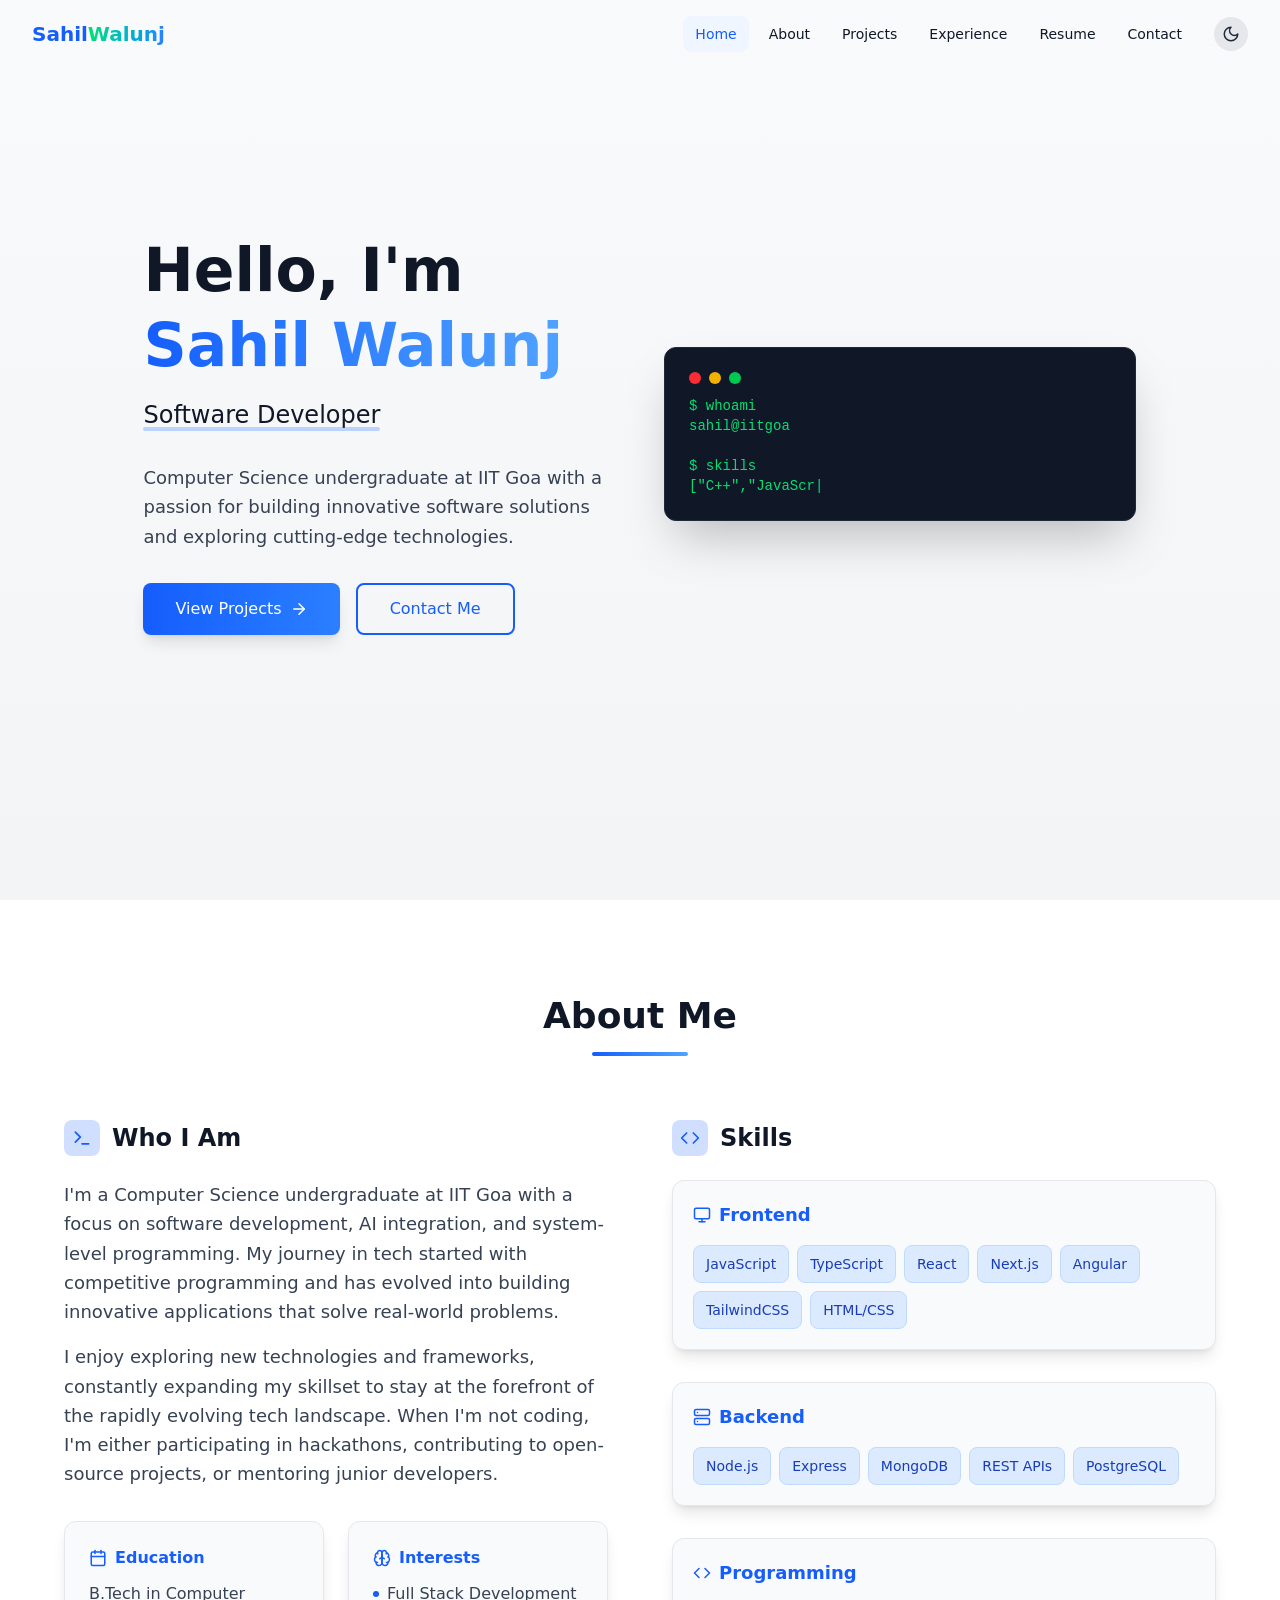
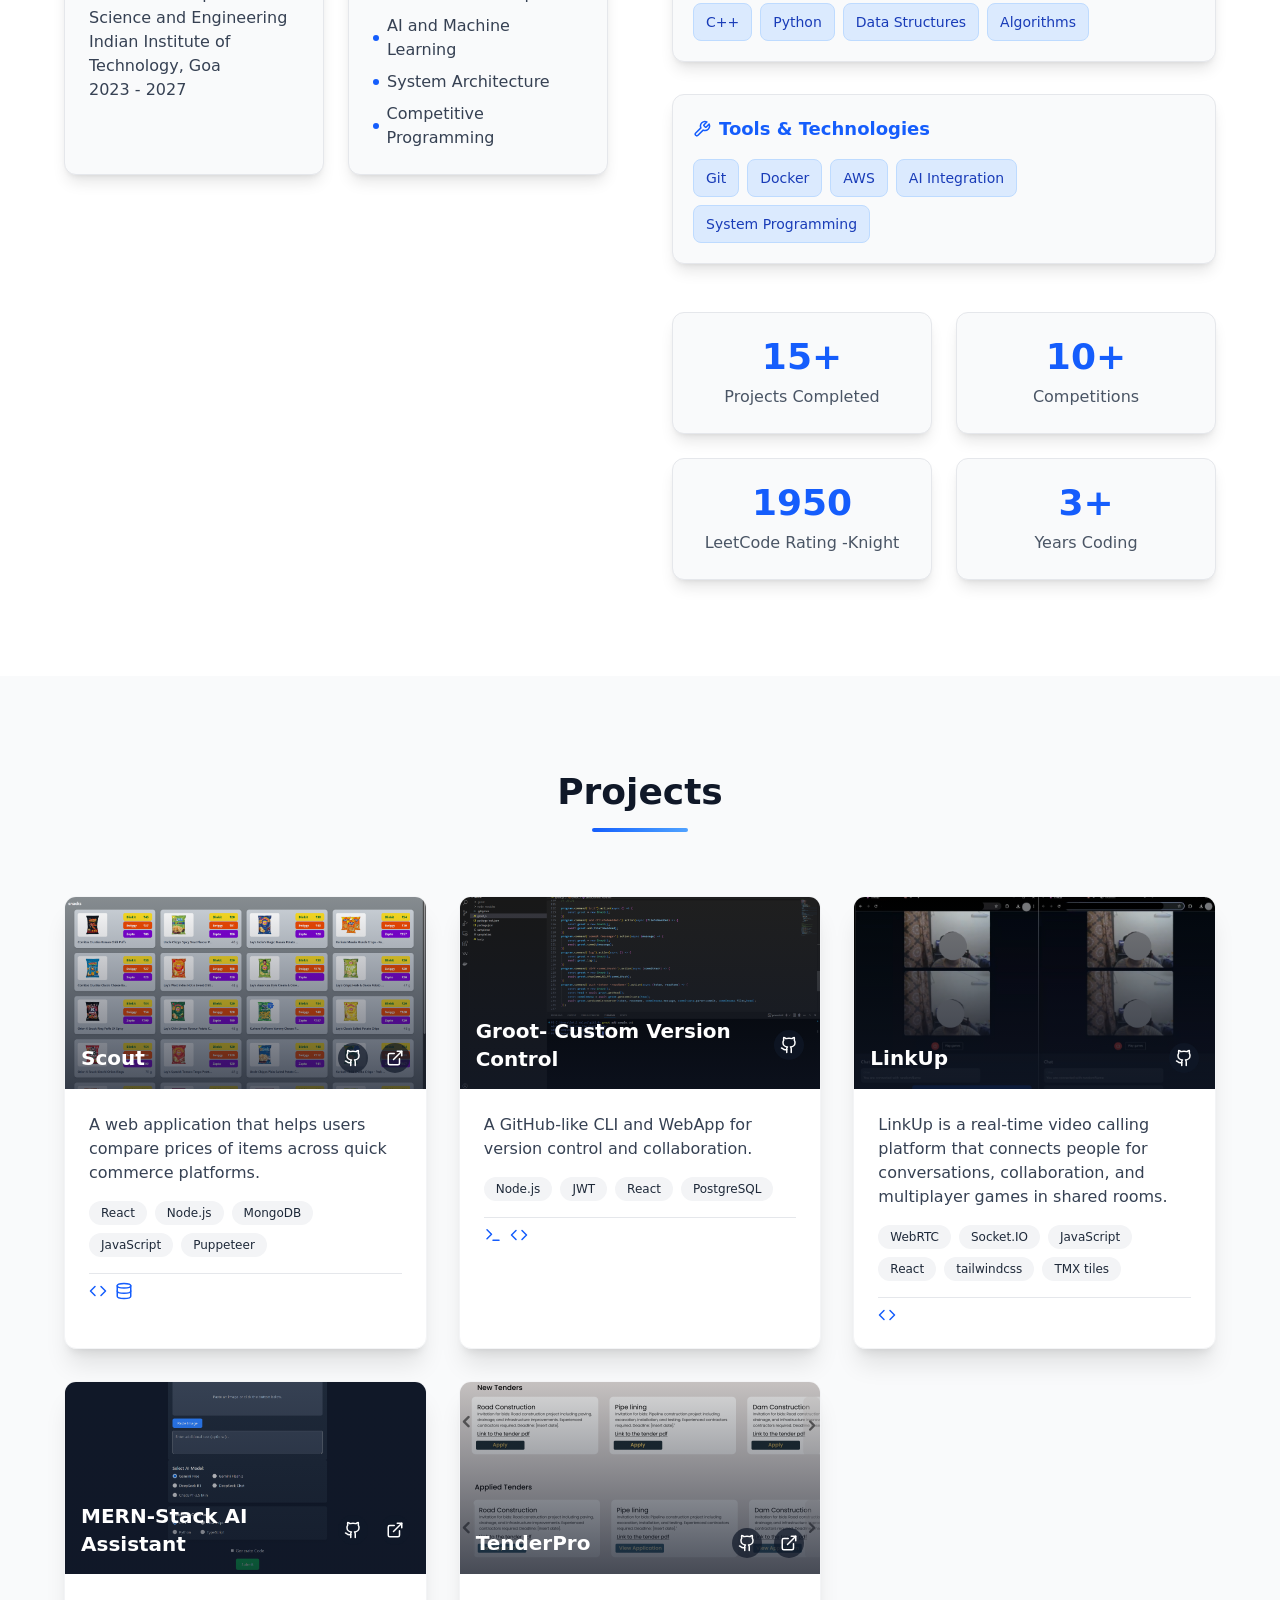
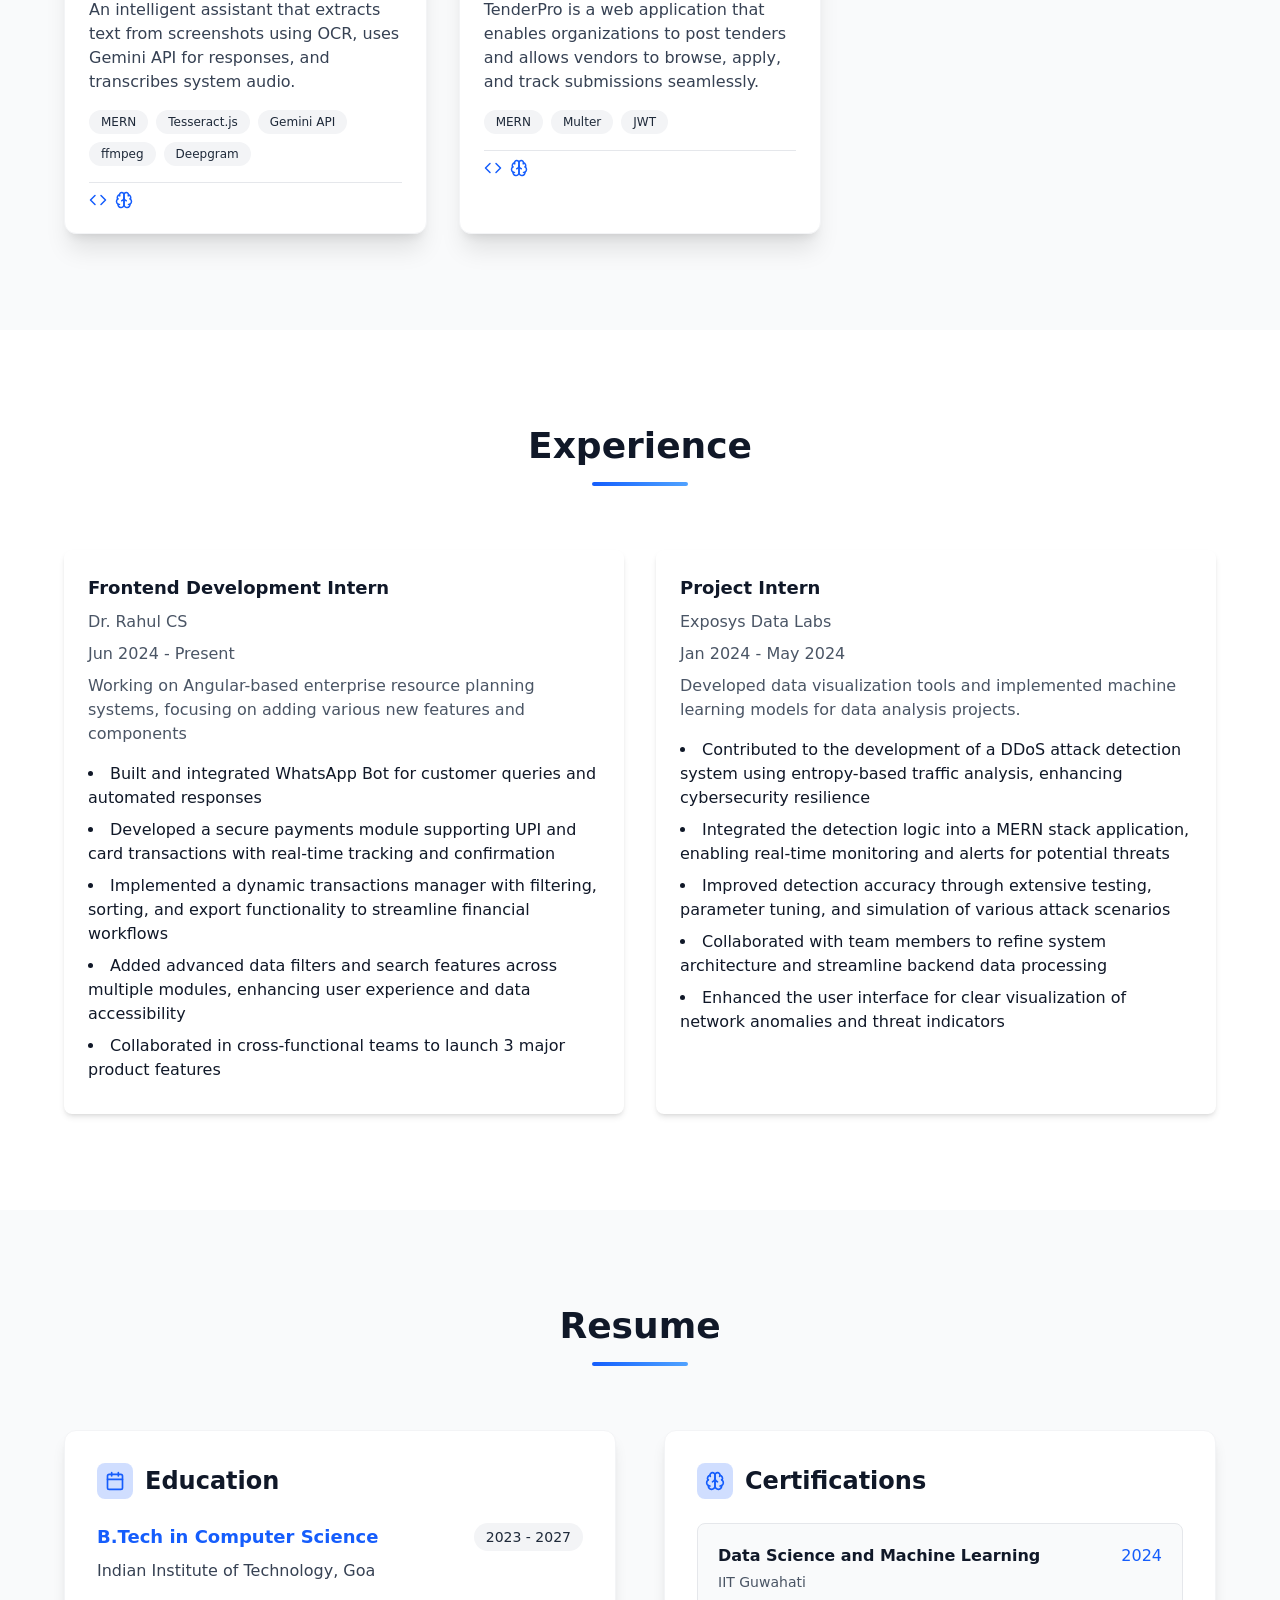
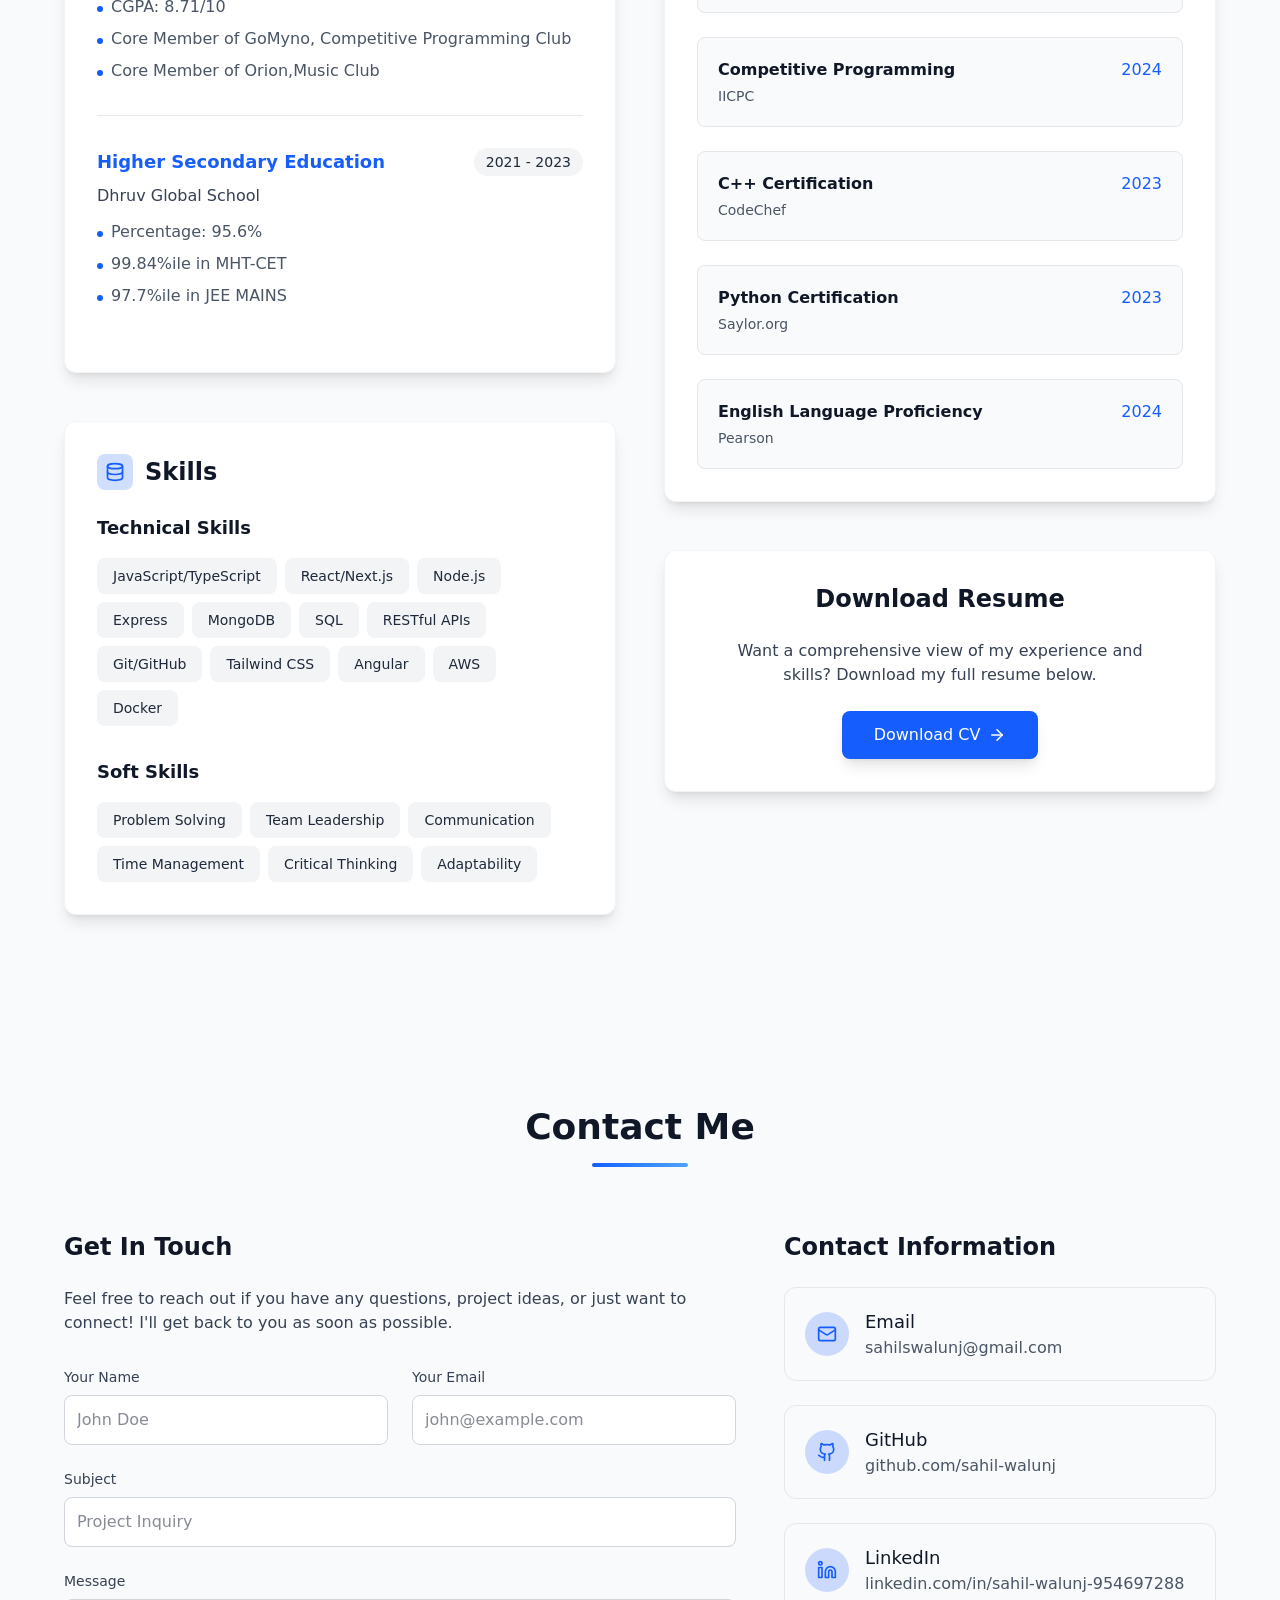
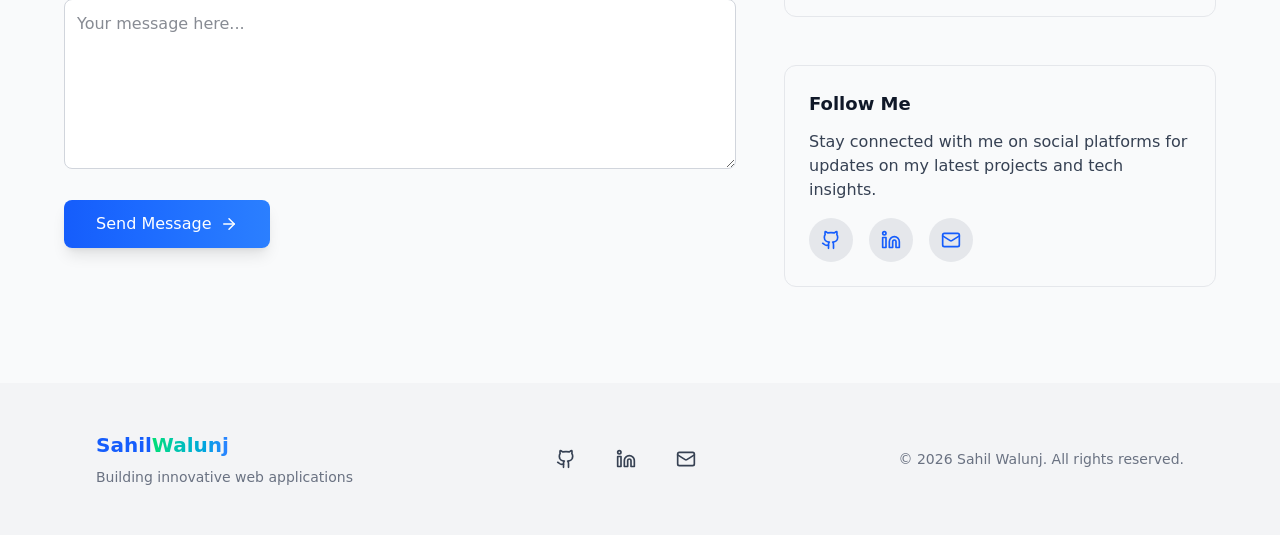
<file: index.html>
<!doctype html>
<html lang="en">
  <head>
    <meta charset="UTF-8" />
    <link rel="icon" type="image/svg+xml" href="/assets/icon-KRjBiQff.svg" />
    <meta name="viewport" content="width=device-width, initial-scale=1.0" />
    <title>Sahil Walunj</title>
    <script type="module" crossorigin src="/assets/index-B750-aiS.js"></script>
    <link rel="stylesheet" crossorigin href="/assets/index-DrWu9rO-.css">
  </head>
  <body>
    <div id="root"></div>
  </body>
</html>
</file>
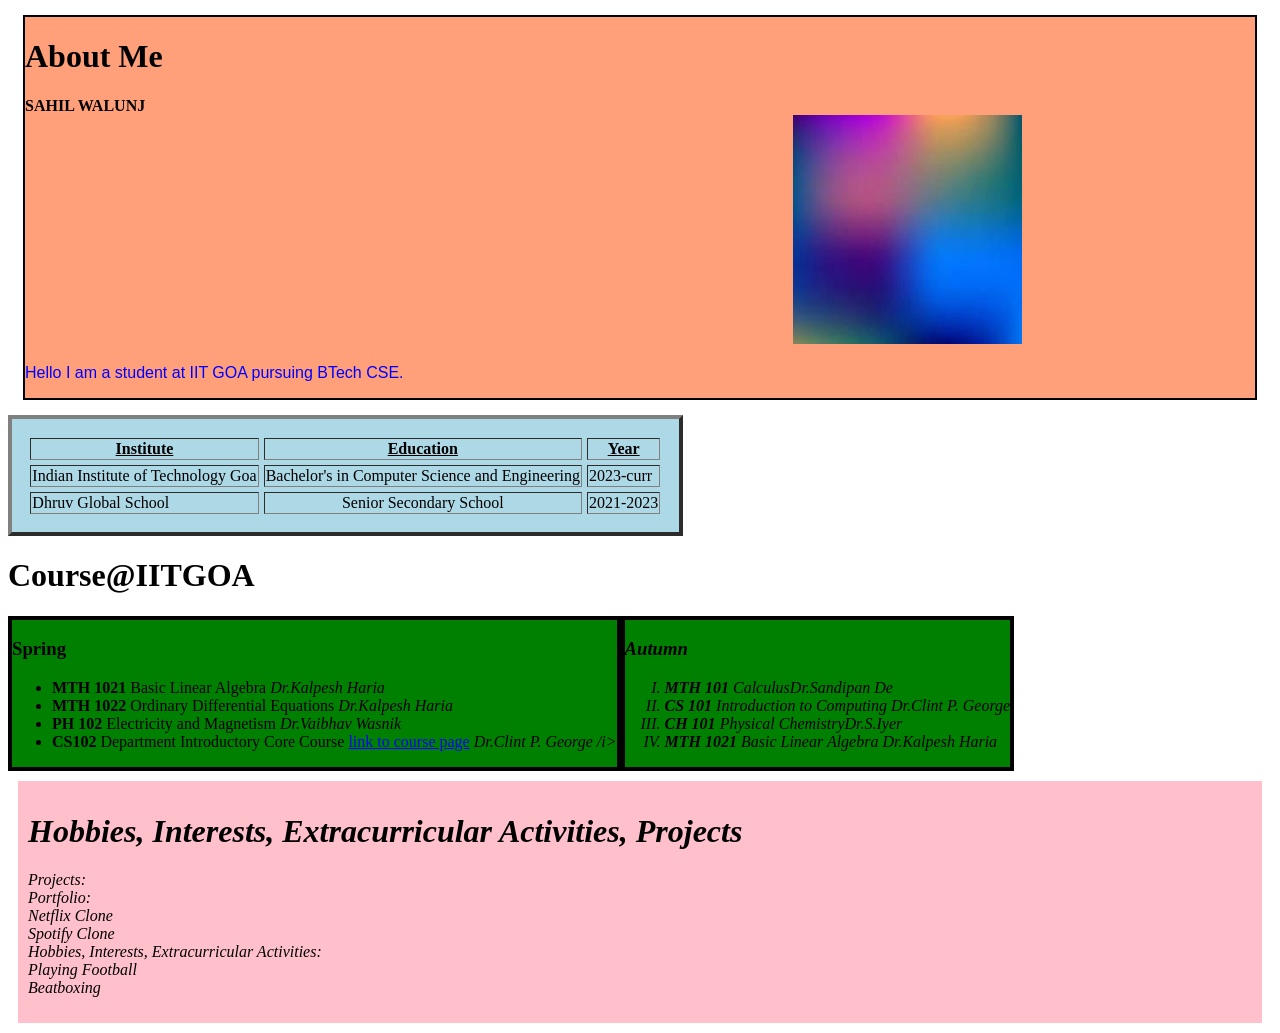
<file: CS102/main.html>
<!DOCTYPE html>
<html lang="en">

<head>
  <meta charset="UTF-8">
  <meta name="viewport" content="width=device-width, initial-scale=1.0">
  <title>Sahil Walunj</title>
  <link rel="stylesheet" href="style.css">
</head>

<body>
  <div class="aboutme">
    <h1>About Me</h1>
    <div class="name"><b>SAHIL WALUNJ</b></div>
    <div class="prophoto"><img src="bg.jpg" alt="profile photo"></div>
    <p class="paraab"> Hello I am a student at IIT GOA pursuing BTech CSE.</p>

  </div>
  <div>
    <table class="edtable" border=" 4px solid black">
      <tr>
        <th class="th1">Institute</th>
        <th class="th1">Education</th>
        <th class="th1">Year</th>
      </tr>
      <tr>
        <td class="c1">Indian Institute of Technology Goa
        </td>
        <td class="c2">
          Bachelor's in Computer Science and Engineering
        </td>
        <td class="c3">2023-curr</td>
      </tr>
      <tr>
        <td class="c1">Dhruv Global School


        </td>
        <td class="c2">
          Senior Secondary School
        </td>
        <td class="c3">2021-2023</td>
      </tr>
    </table>
  </div>


  <h1>Course@IITGOA</h1>
  <div class="courses">
    <div class="spring">
      <h3>Spring</h3>
      <ul>
        <li><b>MTH 1021</b> Basic Linear Algebra <i>Dr.Kalpesh Haria</i></li>
        <li><b>MTH 1022</b> Ordinary Differential Equations <i>Dr.Kalpesh Haria</i></li>
        <li><b>PH 102 </b> Electricity and Magnetism <i>Dr.Vaibhav Wasnik</i></li>
        <li><b>CS102 </b> Department Introductory Core Course <a
            href="https://clintpgeorge.github.io/cs-102/spring-2024/">link to course page</a> <i>Dr.Clint P. George /i>
        </li>
      </ul>
    </div>
    <div class="aut">
      <h3>Autumn</h3>
      <ol type="I">
        <li><b>MTH 101</b> Calculus<i>Dr.Sandipan De</i></li>
        <li><b> CS 101 </b>Introduction to Computing <i>Dr.Clint P. George</i></li>
        <li><b>CH 101 </b> Physical Chemistry<i>Dr.S.Iyer</i></li>
        <li><b>MTH 1021</b> Basic Linear Algebra <i>Dr.Kalpesh Haria</i></li>

      </ol>
    </div>
  </div>
  <div class="hob">
  <h1>Hobbies, Interests, Extracurricular Activities, Projects</h1>
  <p class="hobpara">


    Projects:<br>

    Portfolio:<br>
    Netflix Clone<br>
    Spotify Clone<br>

    Hobbies, Interests, Extracurricular Activities:<br>

    Playing Football<br>
    Beatboxing<br>


  </p>
  </div>

</body>

</html>
</file>
<file: CS102/style.css>
body {
  background-image: url("https://miro.medium.com/v2/resize:fit:1200/1*xMuIOwjliGUPjkzukeWKfw.jpeg");
}

.aboutme {
  border: 2pt solid black;
  margin: 15px;
  background-color: lightsalmon;
}

.name {
  font-weight: bolder;
  font-family: 'Times New Roman', Times, serif;
  display: inline;
  position: relative;
}

img {
  position: relative;
  display: inline;
  height: 172pt;
  width: 172pt;
  left: 60vw;
}

.paraab {
  font-family: sans-serif;
  color: blue;
}

.edtable {

  background-color: lightblue;
  padding: 10pt;
  border-spacing: 5px;
}

.th1 {
  text-decoration: underline;
}

.c1 {
  text-align: left;
}

.c2 {
  text-align: center;
}

.c3 {
  text-align: left;
}

.courses {
  display: flex;
  flex-direction: row;
}

.spring {
  background-color: green;
  border: 3pt solid;
}

a:visted {
  color: gray;
}

a {
  color: blue;
}

a:hover {
  color: green;
}

a:active {
  color: pink;
}

.aut {
  background-color: green;
  border: 3pt solid;
}

.hob {
  margin: 10px;
  background-color: pink;
  padding: 10px;
}
.hobpara:hover{
  color: red;
  translate: scale(1.5);
  
}
</file>
<file: assets/index-DrWu9rO-.css>
/*! tailwindcss v4.1.5 | MIT License | https://tailwindcss.com */@layer properties{@supports (((-webkit-hyphens:none)) and (not (margin-trim:inline))) or ((-moz-orient:inline) and (not (color:rgb(from red r g b)))){*,:before,:after,::backdrop{--tw-rotate-x:initial;--tw-rotate-y:initial;--tw-rotate-z:initial;--tw-skew-x:initial;--tw-skew-y:initial;--tw-space-y-reverse:0;--tw-space-x-reverse:0;--tw-border-style:solid;--tw-gradient-position:initial;--tw-gradient-from:#0000;--tw-gradient-via:#0000;--tw-gradient-to:#0000;--tw-gradient-stops:initial;--tw-gradient-via-stops:initial;--tw-gradient-from-position:0%;--tw-gradient-via-position:50%;--tw-gradient-to-position:100%;--tw-leading:initial;--tw-font-weight:initial;--tw-shadow:0 0 #0000;--tw-shadow-color:initial;--tw-shadow-alpha:100%;--tw-inset-shadow:0 0 #0000;--tw-inset-shadow-color:initial;--tw-inset-shadow-alpha:100%;--tw-ring-color:initial;--tw-ring-shadow:0 0 #0000;--tw-inset-ring-color:initial;--tw-inset-ring-shadow:0 0 #0000;--tw-ring-inset:initial;--tw-ring-offset-width:0px;--tw-ring-offset-color:#fff;--tw-ring-offset-shadow:0 0 #0000;--tw-backdrop-blur:initial;--tw-backdrop-brightness:initial;--tw-backdrop-contrast:initial;--tw-backdrop-grayscale:initial;--tw-backdrop-hue-rotate:initial;--tw-backdrop-invert:initial;--tw-backdrop-opacity:initial;--tw-backdrop-saturate:initial;--tw-backdrop-sepia:initial;--tw-duration:initial;--tw-content:"";--tw-translate-x:0;--tw-translate-y:0;--tw-translate-z:0;--tw-scale-x:1;--tw-scale-y:1;--tw-scale-z:1}}}@layer theme{:root,:host{--font-sans:ui-sans-serif,system-ui,sans-serif,"Apple Color Emoji","Segoe UI Emoji","Segoe UI Symbol","Noto Color Emoji";--font-mono:ui-monospace,SFMono-Regular,Menlo,Monaco,Consolas,"Liberation Mono","Courier New",monospace;--color-red-500:oklch(63.7% .237 25.331);--color-yellow-500:oklch(79.5% .184 86.047);--color-green-100:oklch(96.2% .044 156.743);--color-green-400:oklch(79.2% .209 151.711);--color-green-500:oklch(72.3% .219 149.579);--color-green-800:oklch(44.8% .119 151.328);--color-green-900:oklch(39.3% .095 152.535);--color-blue-50:oklch(97% .014 254.604);--color-blue-100:oklch(93.2% .032 255.585);--color-blue-200:oklch(88.2% .059 254.128);--color-blue-400:oklch(70.7% .165 254.624);--color-blue-500:oklch(62.3% .214 259.815);--color-blue-600:oklch(54.6% .245 262.881);--color-blue-700:oklch(48.8% .243 264.376);--color-blue-800:oklch(42.4% .199 265.638);--color-gray-50:oklch(98.5% .002 247.839);--color-gray-100:oklch(96.7% .003 264.542);--color-gray-200:oklch(92.8% .006 264.531);--color-gray-300:oklch(87.2% .01 258.338);--color-gray-400:oklch(70.7% .022 261.325);--color-gray-500:oklch(55.1% .027 264.364);--color-gray-600:oklch(44.6% .03 256.802);--color-gray-700:oklch(37.3% .034 259.733);--color-gray-800:oklch(27.8% .033 256.848);--color-gray-900:oklch(21% .034 264.665);--color-gray-950:oklch(13% .028 261.692);--color-black:#000;--color-white:#fff;--spacing:.25rem;--container-md:28rem;--container-lg:32rem;--container-6xl:72rem;--container-7xl:80rem;--text-xs:.75rem;--text-xs--line-height:calc(1/.75);--text-sm:.875rem;--text-sm--line-height:calc(1.25/.875);--text-lg:1.125rem;--text-lg--line-height:calc(1.75/1.125);--text-xl:1.25rem;--text-xl--line-height:calc(1.75/1.25);--text-2xl:1.5rem;--text-2xl--line-height:calc(2/1.5);--text-3xl:1.875rem;--text-3xl--line-height: 1.2 ;--text-4xl:2.25rem;--text-4xl--line-height:calc(2.5/2.25);--text-6xl:3.75rem;--text-6xl--line-height:1;--font-weight-medium:500;--font-weight-semibold:600;--font-weight-bold:700;--font-weight-extrabold:800;--leading-tight:1.25;--leading-relaxed:1.625;--radius-lg:.5rem;--radius-xl:.75rem;--animate-pulse:pulse 2s cubic-bezier(.4,0,.6,1)infinite;--blur-lg:16px;--default-transition-duration:.15s;--default-transition-timing-function:cubic-bezier(.4,0,.2,1);--default-font-family:var(--font-sans);--default-mono-font-family:var(--font-mono)}}@layer base{*,:after,:before,::backdrop{box-sizing:border-box;border:0 solid;margin:0;padding:0}::file-selector-button{box-sizing:border-box;border:0 solid;margin:0;padding:0}html,:host{-webkit-text-size-adjust:100%;-moz-tab-size:4;tab-size:4;line-height:1.5;font-family:var(--default-font-family,ui-sans-serif,system-ui,sans-serif,"Apple Color Emoji","Segoe UI Emoji","Segoe UI Symbol","Noto Color Emoji");font-feature-settings:var(--default-font-feature-settings,normal);font-variation-settings:var(--default-font-variation-settings,normal);-webkit-tap-highlight-color:transparent}hr{height:0;color:inherit;border-top-width:1px}abbr:where([title]){-webkit-text-decoration:underline dotted;text-decoration:underline dotted}h1,h2,h3,h4,h5,h6{font-size:inherit;font-weight:inherit}a{color:inherit;-webkit-text-decoration:inherit;text-decoration:inherit}b,strong{font-weight:bolder}code,kbd,samp,pre{font-family:var(--default-mono-font-family,ui-monospace,SFMono-Regular,Menlo,Monaco,Consolas,"Liberation Mono","Courier New",monospace);font-feature-settings:var(--default-mono-font-feature-settings,normal);font-variation-settings:var(--default-mono-font-variation-settings,normal);font-size:1em}small{font-size:80%}sub,sup{vertical-align:baseline;font-size:75%;line-height:0;position:relative}sub{bottom:-.25em}sup{top:-.5em}table{text-indent:0;border-color:inherit;border-collapse:collapse}:-moz-focusring{outline:auto}progress{vertical-align:baseline}summary{display:list-item}ol,ul,menu{list-style:none}img,svg,video,canvas,audio,iframe,embed,object{vertical-align:middle;display:block}img,video{max-width:100%;height:auto}button,input,select,optgroup,textarea{font:inherit;font-feature-settings:inherit;font-variation-settings:inherit;letter-spacing:inherit;color:inherit;opacity:1;background-color:#0000;border-radius:0}::file-selector-button{font:inherit;font-feature-settings:inherit;font-variation-settings:inherit;letter-spacing:inherit;color:inherit;opacity:1;background-color:#0000;border-radius:0}:where(select:is([multiple],[size])) optgroup{font-weight:bolder}:where(select:is([multiple],[size])) optgroup option{padding-inline-start:20px}::file-selector-button{margin-inline-end:4px}::placeholder{opacity:1}@supports (not ((-webkit-appearance:-apple-pay-button))) or (contain-intrinsic-size:1px){::placeholder{color:currentColor}@supports (color:color-mix(in lab,red,red)){::placeholder{color:color-mix(in oklab,currentcolor 50%,transparent)}}}textarea{resize:vertical}::-webkit-search-decoration{-webkit-appearance:none}::-webkit-date-and-time-value{min-height:1lh;text-align:inherit}::-webkit-datetime-edit{display:inline-flex}::-webkit-datetime-edit-fields-wrapper{padding:0}::-webkit-datetime-edit{padding-block:0}::-webkit-datetime-edit-year-field{padding-block:0}::-webkit-datetime-edit-month-field{padding-block:0}::-webkit-datetime-edit-day-field{padding-block:0}::-webkit-datetime-edit-hour-field{padding-block:0}::-webkit-datetime-edit-minute-field{padding-block:0}::-webkit-datetime-edit-second-field{padding-block:0}::-webkit-datetime-edit-millisecond-field{padding-block:0}::-webkit-datetime-edit-meridiem-field{padding-block:0}:-moz-ui-invalid{box-shadow:none}button,input:where([type=button],[type=reset],[type=submit]){-webkit-appearance:button;-moz-appearance:button;appearance:button}::file-selector-button{-webkit-appearance:button;-moz-appearance:button;appearance:button}::-webkit-inner-spin-button{height:auto}::-webkit-outer-spin-button{height:auto}[hidden]:where(:not([hidden=until-found])){display:none!important}}@layer components;@layer utilities{.absolute{position:absolute}.fixed{position:fixed}.relative{position:relative}.inset-0{inset:calc(var(--spacing)*0)}.right-4{right:calc(var(--spacing)*4)}.bottom-4{bottom:calc(var(--spacing)*4)}.left-4{left:calc(var(--spacing)*4)}.z-40{z-index:40}.z-50{z-index:50}.mx-1{margin-inline:calc(var(--spacing)*1)}.mx-auto{margin-inline:auto}.mt-1{margin-top:calc(var(--spacing)*1)}.mt-2{margin-top:calc(var(--spacing)*2)}.mt-4{margin-top:calc(var(--spacing)*4)}.mt-6{margin-top:calc(var(--spacing)*6)}.mt-8{margin-top:calc(var(--spacing)*8)}.mt-12{margin-top:calc(var(--spacing)*12)}.mr-2{margin-right:calc(var(--spacing)*2)}.mr-3{margin-right:calc(var(--spacing)*3)}.mr-4{margin-right:calc(var(--spacing)*4)}.mb-2{margin-bottom:calc(var(--spacing)*2)}.mb-3{margin-bottom:calc(var(--spacing)*3)}.mb-4{margin-bottom:calc(var(--spacing)*4)}.mb-6{margin-bottom:calc(var(--spacing)*6)}.mb-8{margin-bottom:calc(var(--spacing)*8)}.mb-12{margin-bottom:calc(var(--spacing)*12)}.mb-16{margin-bottom:calc(var(--spacing)*16)}.ml-4{margin-left:calc(var(--spacing)*4)}.block{display:block}.flex{display:flex}.grid{display:grid}.hidden{display:none}.inline-block{display:inline-block}.h-1{height:calc(var(--spacing)*1)}.h-1\.5{height:calc(var(--spacing)*1.5)}.h-3{height:calc(var(--spacing)*3)}.h-10{height:calc(var(--spacing)*10)}.h-48{height:calc(var(--spacing)*48)}.h-full{height:100%}.min-h-screen{min-height:100vh}.w-1\.5{width:calc(var(--spacing)*1.5)}.w-3{width:calc(var(--spacing)*3)}.w-24{width:calc(var(--spacing)*24)}.w-full{width:100%}.max-w-6xl{max-width:var(--container-6xl)}.max-w-7xl{max-width:var(--container-7xl)}.max-w-lg{max-width:var(--container-lg)}.max-w-md{max-width:var(--container-md)}.flex-shrink-0{flex-shrink:0}.transform{transform:var(--tw-rotate-x,)var(--tw-rotate-y,)var(--tw-rotate-z,)var(--tw-skew-x,)var(--tw-skew-y,)}.animate-pulse{animation:var(--animate-pulse)}.cursor-pointer{cursor:pointer}.list-inside{list-style-position:inside}.list-disc{list-style-type:disc}.grid-cols-1{grid-template-columns:repeat(1,minmax(0,1fr))}.grid-cols-2{grid-template-columns:repeat(2,minmax(0,1fr))}.flex-col{flex-direction:column}.flex-wrap{flex-wrap:wrap}.items-center{align-items:center}.justify-between{justify-content:space-between}.gap-2{gap:calc(var(--spacing)*2)}.gap-4{gap:calc(var(--spacing)*4)}.gap-6{gap:calc(var(--spacing)*6)}.gap-8{gap:calc(var(--spacing)*8)}.gap-12{gap:calc(var(--spacing)*12)}.gap-16{gap:calc(var(--spacing)*16)}:where(.space-y-2>:not(:last-child)){--tw-space-y-reverse:0;margin-block-start:calc(calc(var(--spacing)*2)*var(--tw-space-y-reverse));margin-block-end:calc(calc(var(--spacing)*2)*calc(1 - var(--tw-space-y-reverse)))}:where(.space-y-6>:not(:last-child)){--tw-space-y-reverse:0;margin-block-start:calc(calc(var(--spacing)*6)*var(--tw-space-y-reverse));margin-block-end:calc(calc(var(--spacing)*6)*calc(1 - var(--tw-space-y-reverse)))}:where(.space-y-8>:not(:last-child)){--tw-space-y-reverse:0;margin-block-start:calc(calc(var(--spacing)*8)*var(--tw-space-y-reverse));margin-block-end:calc(calc(var(--spacing)*8)*calc(1 - var(--tw-space-y-reverse)))}:where(.space-x-1>:not(:last-child)){--tw-space-x-reverse:0;margin-inline-start:calc(calc(var(--spacing)*1)*var(--tw-space-x-reverse));margin-inline-end:calc(calc(var(--spacing)*1)*calc(1 - var(--tw-space-x-reverse)))}:where(.space-x-2>:not(:last-child)){--tw-space-x-reverse:0;margin-inline-start:calc(calc(var(--spacing)*2)*var(--tw-space-x-reverse));margin-inline-end:calc(calc(var(--spacing)*2)*calc(1 - var(--tw-space-x-reverse)))}:where(.space-x-3>:not(:last-child)){--tw-space-x-reverse:0;margin-inline-start:calc(calc(var(--spacing)*3)*var(--tw-space-x-reverse));margin-inline-end:calc(calc(var(--spacing)*3)*calc(1 - var(--tw-space-x-reverse)))}:where(.space-x-4>:not(:last-child)){--tw-space-x-reverse:0;margin-inline-start:calc(calc(var(--spacing)*4)*var(--tw-space-x-reverse));margin-inline-end:calc(calc(var(--spacing)*4)*calc(1 - var(--tw-space-x-reverse)))}.overflow-hidden{overflow:hidden}.rounded-full{border-radius:3.40282e38px}.rounded-lg{border-radius:var(--radius-lg)}.rounded-xl{border-radius:var(--radius-xl)}.border{border-style:var(--tw-border-style);border-width:1px}.border-2{border-style:var(--tw-border-style);border-width:2px}.border-t{border-top-style:var(--tw-border-style);border-top-width:1px}.border-b{border-bottom-style:var(--tw-border-style);border-bottom-width:1px}.border-blue-200{border-color:var(--color-blue-200)}.border-blue-600{border-color:var(--color-blue-600)}.border-blue-800\/40{border-color:#193cb866}@supports (color:color-mix(in lab,red,red)){.border-blue-800\/40{border-color:color-mix(in oklab,var(--color-blue-800)40%,transparent)}}.border-gray-100{border-color:var(--color-gray-100)}.border-gray-200{border-color:var(--color-gray-200)}.border-gray-300{border-color:var(--color-gray-300)}.border-gray-700{border-color:var(--color-gray-700)}.border-gray-800{border-color:var(--color-gray-800)}.bg-blue-50{background-color:var(--color-blue-50)}.bg-blue-100{background-color:var(--color-blue-100)}.bg-blue-600{background-color:var(--color-blue-600)}.bg-blue-600\/20{background-color:#155dfc33}@supports (color:color-mix(in lab,red,red)){.bg-blue-600\/20{background-color:color-mix(in oklab,var(--color-blue-600)20%,transparent)}}.bg-gray-50{background-color:var(--color-gray-50)}.bg-gray-100{background-color:var(--color-gray-100)}.bg-gray-200{background-color:var(--color-gray-200)}.bg-gray-700{background-color:var(--color-gray-700)}.bg-gray-800{background-color:var(--color-gray-800)}.bg-gray-800\/50{background-color:#1e293980}@supports (color:color-mix(in lab,red,red)){.bg-gray-800\/50{background-color:color-mix(in oklab,var(--color-gray-800)50%,transparent)}}.bg-gray-900{background-color:var(--color-gray-900)}.bg-gray-900\/70{background-color:#101828b3}@supports (color:color-mix(in lab,red,red)){.bg-gray-900\/70{background-color:color-mix(in oklab,var(--color-gray-900)70%,transparent)}}.bg-gray-900\/95{background-color:#101828f2}@supports (color:color-mix(in lab,red,red)){.bg-gray-900\/95{background-color:color-mix(in oklab,var(--color-gray-900)95%,transparent)}}.bg-gray-950{background-color:var(--color-gray-950)}.bg-green-100{background-color:var(--color-green-100)}.bg-green-500{background-color:var(--color-green-500)}.bg-red-500{background-color:var(--color-red-500)}.bg-transparent{background-color:#0000}.bg-white{background-color:var(--color-white)}.bg-white\/95{background-color:#fffffff2}@supports (color:color-mix(in lab,red,red)){.bg-white\/95{background-color:color-mix(in oklab,var(--color-white)95%,transparent)}}.bg-yellow-500{background-color:var(--color-yellow-500)}.bg-gradient-to-b{--tw-gradient-position:to bottom in oklab;background-image:linear-gradient(var(--tw-gradient-stops))}.bg-gradient-to-r{--tw-gradient-position:to right in oklab;background-image:linear-gradient(var(--tw-gradient-stops))}.bg-gradient-to-t{--tw-gradient-position:to top in oklab;background-image:linear-gradient(var(--tw-gradient-stops))}.from-blue-600{--tw-gradient-from:var(--color-blue-600);--tw-gradient-stops:var(--tw-gradient-via-stops,var(--tw-gradient-position),var(--tw-gradient-from)var(--tw-gradient-from-position),var(--tw-gradient-to)var(--tw-gradient-to-position))}.from-gray-900{--tw-gradient-from:var(--color-gray-900);--tw-gradient-stops:var(--tw-gradient-via-stops,var(--tw-gradient-position),var(--tw-gradient-from)var(--tw-gradient-from-position),var(--tw-gradient-to)var(--tw-gradient-to-position))}.from-green-400{--tw-gradient-from:var(--color-green-400);--tw-gradient-stops:var(--tw-gradient-via-stops,var(--tw-gradient-position),var(--tw-gradient-from)var(--tw-gradient-from-position),var(--tw-gradient-to)var(--tw-gradient-to-position))}.from-transparent{--tw-gradient-from:transparent;--tw-gradient-stops:var(--tw-gradient-via-stops,var(--tw-gradient-position),var(--tw-gradient-from)var(--tw-gradient-from-position),var(--tw-gradient-to)var(--tw-gradient-to-position))}.to-blue-400{--tw-gradient-to:var(--color-blue-400);--tw-gradient-stops:var(--tw-gradient-via-stops,var(--tw-gradient-position),var(--tw-gradient-from)var(--tw-gradient-from-position),var(--tw-gradient-to)var(--tw-gradient-to-position))}.to-blue-500{--tw-gradient-to:var(--color-blue-500);--tw-gradient-stops:var(--tw-gradient-via-stops,var(--tw-gradient-position),var(--tw-gradient-from)var(--tw-gradient-from-position),var(--tw-gradient-to)var(--tw-gradient-to-position))}.to-gray-100{--tw-gradient-to:var(--color-gray-100);--tw-gradient-stops:var(--tw-gradient-via-stops,var(--tw-gradient-position),var(--tw-gradient-from)var(--tw-gradient-from-position),var(--tw-gradient-to)var(--tw-gradient-to-position))}.to-transparent{--tw-gradient-to:transparent;--tw-gradient-stops:var(--tw-gradient-via-stops,var(--tw-gradient-position),var(--tw-gradient-from)var(--tw-gradient-from-position),var(--tw-gradient-to)var(--tw-gradient-to-position))}.bg-clip-text{-webkit-background-clip:text;background-clip:text}.object-cover{object-fit:cover}.p-1\.5{padding:calc(var(--spacing)*1.5)}.p-2{padding:calc(var(--spacing)*2)}.p-3{padding:calc(var(--spacing)*3)}.p-4{padding:calc(var(--spacing)*4)}.p-5{padding:calc(var(--spacing)*5)}.p-6{padding:calc(var(--spacing)*6)}.p-8{padding:calc(var(--spacing)*8)}.px-3{padding-inline:calc(var(--spacing)*3)}.px-4{padding-inline:calc(var(--spacing)*4)}.px-6{padding-inline:calc(var(--spacing)*6)}.px-8{padding-inline:calc(var(--spacing)*8)}.py-1{padding-block:calc(var(--spacing)*1)}.py-2{padding-block:calc(var(--spacing)*2)}.py-3{padding-block:calc(var(--spacing)*3)}.py-4{padding-block:calc(var(--spacing)*4)}.py-12{padding-block:calc(var(--spacing)*12)}.py-24{padding-block:calc(var(--spacing)*24)}.pt-2{padding-top:calc(var(--spacing)*2)}.pt-16{padding-top:calc(var(--spacing)*16)}.pt-20{padding-top:calc(var(--spacing)*20)}.pb-4{padding-bottom:calc(var(--spacing)*4)}.pb-8{padding-bottom:calc(var(--spacing)*8)}.pb-24{padding-bottom:calc(var(--spacing)*24)}.text-center{text-align:center}.font-mono{font-family:var(--font-mono)}.font-sans{font-family:var(--font-sans)}.text-2xl{font-size:var(--text-2xl);line-height:var(--tw-leading,var(--text-2xl--line-height))}.text-3xl{font-size:var(--text-3xl);line-height:var(--tw-leading,var(--text-3xl--line-height))}.text-4xl{font-size:var(--text-4xl);line-height:var(--tw-leading,var(--text-4xl--line-height))}.text-lg{font-size:var(--text-lg);line-height:var(--tw-leading,var(--text-lg--line-height))}.text-sm{font-size:var(--text-sm);line-height:var(--tw-leading,var(--text-sm--line-height))}.text-xl{font-size:var(--text-xl);line-height:var(--tw-leading,var(--text-xl--line-height))}.text-xs{font-size:var(--text-xs);line-height:var(--tw-leading,var(--text-xs--line-height))}.leading-relaxed{--tw-leading:var(--leading-relaxed);line-height:var(--leading-relaxed)}.leading-tight{--tw-leading:var(--leading-tight);line-height:var(--leading-tight)}.font-bold{--tw-font-weight:var(--font-weight-bold);font-weight:var(--font-weight-bold)}.font-extrabold{--tw-font-weight:var(--font-weight-extrabold);font-weight:var(--font-weight-extrabold)}.font-medium{--tw-font-weight:var(--font-weight-medium);font-weight:var(--font-weight-medium)}.font-semibold{--tw-font-weight:var(--font-weight-semibold);font-weight:var(--font-weight-semibold)}.whitespace-pre-wrap{white-space:pre-wrap}.text-blue-400{color:var(--color-blue-400)}.text-blue-600{color:var(--color-blue-600)}.text-blue-800{color:var(--color-blue-800)}.text-gray-200{color:var(--color-gray-200)}.text-gray-300{color:var(--color-gray-300)}.text-gray-400{color:var(--color-gray-400)}.text-gray-500{color:var(--color-gray-500)}.text-gray-600{color:var(--color-gray-600)}.text-gray-700{color:var(--color-gray-700)}.text-gray-800{color:var(--color-gray-800)}.text-gray-900{color:var(--color-gray-900)}.text-green-400{color:var(--color-green-400)}.text-green-800{color:var(--color-green-800)}.text-transparent{color:#0000}.text-white{color:var(--color-white)}.capitalize{text-transform:capitalize}.opacity-70{opacity:.7}.shadow-2xl{--tw-shadow:0 25px 50px -12px var(--tw-shadow-color,#00000040);box-shadow:var(--tw-inset-shadow),var(--tw-inset-ring-shadow),var(--tw-ring-offset-shadow),var(--tw-ring-shadow),var(--tw-shadow)}.shadow-lg{--tw-shadow:0 10px 15px -3px var(--tw-shadow-color,#0000001a),0 4px 6px -4px var(--tw-shadow-color,#0000001a);box-shadow:var(--tw-inset-shadow),var(--tw-inset-ring-shadow),var(--tw-ring-offset-shadow),var(--tw-ring-shadow),var(--tw-shadow)}.shadow-md{--tw-shadow:0 4px 6px -1px var(--tw-shadow-color,#0000001a),0 2px 4px -2px var(--tw-shadow-color,#0000001a);box-shadow:var(--tw-inset-shadow),var(--tw-inset-ring-shadow),var(--tw-ring-offset-shadow),var(--tw-ring-shadow),var(--tw-shadow)}.shadow-xl{--tw-shadow:0 20px 25px -5px var(--tw-shadow-color,#0000001a),0 8px 10px -6px var(--tw-shadow-color,#0000001a);box-shadow:var(--tw-inset-shadow),var(--tw-inset-ring-shadow),var(--tw-ring-offset-shadow),var(--tw-ring-shadow),var(--tw-shadow)}.shadow-black\/20{--tw-shadow-color:#0003}@supports (color:color-mix(in lab,red,red)){.shadow-black\/20{--tw-shadow-color:color-mix(in oklab,color-mix(in oklab,var(--color-black)20%,transparent)var(--tw-shadow-alpha),transparent)}}.shadow-gray-200\/50{--tw-shadow-color:#e5e7eb80}@supports (color:color-mix(in lab,red,red)){.shadow-gray-200\/50{--tw-shadow-color:color-mix(in oklab,color-mix(in oklab,var(--color-gray-200)50%,transparent)var(--tw-shadow-alpha),transparent)}}.backdrop-blur-lg{--tw-backdrop-blur:blur(var(--blur-lg));-webkit-backdrop-filter:var(--tw-backdrop-blur,)var(--tw-backdrop-brightness,)var(--tw-backdrop-contrast,)var(--tw-backdrop-grayscale,)var(--tw-backdrop-hue-rotate,)var(--tw-backdrop-invert,)var(--tw-backdrop-opacity,)var(--tw-backdrop-saturate,)var(--tw-backdrop-sepia,);backdrop-filter:var(--tw-backdrop-blur,)var(--tw-backdrop-brightness,)var(--tw-backdrop-contrast,)var(--tw-backdrop-grayscale,)var(--tw-backdrop-hue-rotate,)var(--tw-backdrop-invert,)var(--tw-backdrop-opacity,)var(--tw-backdrop-saturate,)var(--tw-backdrop-sepia,)}.transition-all{transition-property:all;transition-timing-function:var(--tw-ease,var(--default-transition-timing-function));transition-duration:var(--tw-duration,var(--default-transition-duration))}.transition-colors{transition-property:color,background-color,border-color,outline-color,text-decoration-color,fill,stroke,--tw-gradient-from,--tw-gradient-via,--tw-gradient-to;transition-timing-function:var(--tw-ease,var(--default-transition-timing-function));transition-duration:var(--tw-duration,var(--default-transition-duration))}.transition-transform{transition-property:transform,translate,scale,rotate;transition-timing-function:var(--tw-ease,var(--default-transition-timing-function));transition-duration:var(--tw-duration,var(--default-transition-duration))}.duration-200{--tw-duration:.2s;transition-duration:.2s}.duration-300{--tw-duration:.3s;transition-duration:.3s}.outline-none{--tw-outline-style:none;outline-style:none}.after\:absolute:after{content:var(--tw-content);position:absolute}.after\:bottom-0:after{content:var(--tw-content);bottom:calc(var(--spacing)*0)}.after\:left-0:after{content:var(--tw-content);left:calc(var(--spacing)*0)}.after\:h-1:after{content:var(--tw-content);height:calc(var(--spacing)*1)}.after\:w-full:after{content:var(--tw-content);width:100%}.after\:rounded-full:after{content:var(--tw-content);border-radius:3.40282e38px}.after\:bg-blue-500\/30:after{content:var(--tw-content);background-color:#3080ff4d}@supports (color:color-mix(in lab,red,red)){.after\:bg-blue-500\/30:after{background-color:color-mix(in oklab,var(--color-blue-500)30%,transparent)}}.after\:content-\[\'\'\]:after{--tw-content:"";content:var(--tw-content)}@media (hover:hover){.hover\:-translate-y-2:hover{--tw-translate-y:calc(var(--spacing)*-2);translate:var(--tw-translate-x)var(--tw-translate-y)}.hover\:scale-105:hover{--tw-scale-x:105%;--tw-scale-y:105%;--tw-scale-z:105%;scale:var(--tw-scale-x)var(--tw-scale-y)}.hover\:border-blue-500\/40:hover{border-color:#3080ff66}@supports (color:color-mix(in lab,red,red)){.hover\:border-blue-500\/40:hover{border-color:color-mix(in oklab,var(--color-blue-500)40%,transparent)}}.hover\:border-blue-600\/40:hover{border-color:#155dfc66}@supports (color:color-mix(in lab,red,red)){.hover\:border-blue-600\/40:hover{border-color:color-mix(in oklab,var(--color-blue-600)40%,transparent)}}.hover\:bg-blue-50\/50:hover{background-color:#eff6ff80}@supports (color:color-mix(in lab,red,red)){.hover\:bg-blue-50\/50:hover{background-color:color-mix(in oklab,var(--color-blue-50)50%,transparent)}}.hover\:bg-blue-600:hover{background-color:var(--color-blue-600)}.hover\:bg-blue-700:hover{background-color:var(--color-blue-700)}.hover\:bg-gray-100:hover{background-color:var(--color-gray-100)}.hover\:bg-gray-200:hover{background-color:var(--color-gray-200)}.hover\:bg-gray-300:hover{background-color:var(--color-gray-300)}.hover\:bg-gray-600:hover{background-color:var(--color-gray-600)}.hover\:bg-gray-700:hover{background-color:var(--color-gray-700)}.hover\:bg-gray-800:hover{background-color:var(--color-gray-800)}.hover\:bg-gray-800\/80:hover{background-color:#1e2939cc}@supports (color:color-mix(in lab,red,red)){.hover\:bg-gray-800\/80:hover{background-color:color-mix(in oklab,var(--color-gray-800)80%,transparent)}}.hover\:from-blue-700:hover{--tw-gradient-from:var(--color-blue-700);--tw-gradient-stops:var(--tw-gradient-via-stops,var(--tw-gradient-position),var(--tw-gradient-from)var(--tw-gradient-from-position),var(--tw-gradient-to)var(--tw-gradient-to-position))}.hover\:to-blue-600:hover{--tw-gradient-to:var(--color-blue-600);--tw-gradient-stops:var(--tw-gradient-via-stops,var(--tw-gradient-position),var(--tw-gradient-from)var(--tw-gradient-from-position),var(--tw-gradient-to)var(--tw-gradient-to-position))}.hover\:text-blue-400:hover{color:var(--color-blue-400)}.hover\:text-blue-600:hover{color:var(--color-blue-600)}.hover\:text-white:hover{color:var(--color-white)}.hover\:shadow-2xl:hover{--tw-shadow:0 25px 50px -12px var(--tw-shadow-color,#00000040);box-shadow:var(--tw-inset-shadow),var(--tw-inset-ring-shadow),var(--tw-ring-offset-shadow),var(--tw-ring-shadow),var(--tw-shadow)}.hover\:shadow-blue-500\/10:hover{--tw-shadow-color:#3080ff1a}@supports (color:color-mix(in lab,red,red)){.hover\:shadow-blue-500\/10:hover{--tw-shadow-color:color-mix(in oklab,color-mix(in oklab,var(--color-blue-500)10%,transparent)var(--tw-shadow-alpha),transparent)}}.hover\:shadow-blue-500\/20:hover{--tw-shadow-color:#3080ff33}@supports (color:color-mix(in lab,red,red)){.hover\:shadow-blue-500\/20:hover{--tw-shadow-color:color-mix(in oklab,color-mix(in oklab,var(--color-blue-500)20%,transparent)var(--tw-shadow-alpha),transparent)}}.hover\:shadow-blue-500\/25:hover{--tw-shadow-color:#3080ff40}@supports (color:color-mix(in lab,red,red)){.hover\:shadow-blue-500\/25:hover{--tw-shadow-color:color-mix(in oklab,color-mix(in oklab,var(--color-blue-500)25%,transparent)var(--tw-shadow-alpha),transparent)}}}.focus\:ring-2:focus{--tw-ring-shadow:var(--tw-ring-inset,)0 0 0 calc(2px + var(--tw-ring-offset-width))var(--tw-ring-color,currentcolor);box-shadow:var(--tw-inset-shadow),var(--tw-inset-ring-shadow),var(--tw-ring-offset-shadow),var(--tw-ring-shadow),var(--tw-shadow)}.focus\:ring-blue-500:focus{--tw-ring-color:var(--color-blue-500)}@media (min-width:40rem){.sm\:grid-cols-2{grid-template-columns:repeat(2,minmax(0,1fr))}.sm\:px-6{padding-inline:calc(var(--spacing)*6)}}@media (min-width:48rem){.md\:col-span-2{grid-column:span 2/span 2}.md\:col-span-3{grid-column:span 3/span 3}.md\:mt-0{margin-top:calc(var(--spacing)*0)}.md\:flex{display:flex}.md\:hidden{display:none}.md\:w-1\/2{width:50%}.md\:grid-cols-2{grid-template-columns:repeat(2,minmax(0,1fr))}.md\:grid-cols-5{grid-template-columns:repeat(5,minmax(0,1fr))}.md\:flex-row{flex-direction:row}.md\:text-left{text-align:left}.md\:text-2xl{font-size:var(--text-2xl);line-height:var(--tw-leading,var(--text-2xl--line-height))}}@media (min-width:64rem){.lg\:grid-cols-3{grid-template-columns:repeat(3,minmax(0,1fr))}.lg\:px-8{padding-inline:calc(var(--spacing)*8)}.lg\:text-4xl{font-size:var(--text-4xl);line-height:var(--tw-leading,var(--text-4xl--line-height))}.lg\:text-6xl{font-size:var(--text-6xl);line-height:var(--tw-leading,var(--text-6xl--line-height))}}@media (prefers-color-scheme:dark){.dark\:border-gray-700{border-color:var(--color-gray-700)}.dark\:bg-blue-600\/10{background-color:#155dfc1a}@supports (color:color-mix(in lab,red,red)){.dark\:bg-blue-600\/10{background-color:color-mix(in oklab,var(--color-blue-600)10%,transparent)}}.dark\:bg-gray-800{background-color:var(--color-gray-800)}.dark\:bg-green-900{background-color:var(--color-green-900)}.dark\:to-gray-800\/30{--tw-gradient-to:#1e29394d;--tw-gradient-stops:var(--tw-gradient-via-stops,var(--tw-gradient-position),var(--tw-gradient-from)var(--tw-gradient-from-position),var(--tw-gradient-to)var(--tw-gradient-to-position))}@supports (color:color-mix(in lab,red,red)){.dark\:to-gray-800\/30{--tw-gradient-to:color-mix(in oklab,var(--color-gray-800)30%,transparent)}}.dark\:text-gray-400{color:var(--color-gray-400)}.dark\:text-green-100{color:var(--color-green-100)}.dark\:after\:bg-blue-600\/30:after{content:var(--tw-content);background-color:#155dfc4d}@supports (color:color-mix(in lab,red,red)){.dark\:after\:bg-blue-600\/30:after{background-color:color-mix(in oklab,var(--color-blue-600)30%,transparent)}}@media (hover:hover){.dark\:hover\:bg-gray-800:hover{background-color:var(--color-gray-800)}}}}@property --tw-rotate-x{syntax:"*";inherits:false}@property --tw-rotate-y{syntax:"*";inherits:false}@property --tw-rotate-z{syntax:"*";inherits:false}@property --tw-skew-x{syntax:"*";inherits:false}@property --tw-skew-y{syntax:"*";inherits:false}@property --tw-space-y-reverse{syntax:"*";inherits:false;initial-value:0}@property --tw-space-x-reverse{syntax:"*";inherits:false;initial-value:0}@property --tw-border-style{syntax:"*";inherits:false;initial-value:solid}@property --tw-gradient-position{syntax:"*";inherits:false}@property --tw-gradient-from{syntax:"<color>";inherits:false;initial-value:#0000}@property --tw-gradient-via{syntax:"<color>";inherits:false;initial-value:#0000}@property --tw-gradient-to{syntax:"<color>";inherits:false;initial-value:#0000}@property --tw-gradient-stops{syntax:"*";inherits:false}@property --tw-gradient-via-stops{syntax:"*";inherits:false}@property --tw-gradient-from-position{syntax:"<length-percentage>";inherits:false;initial-value:0%}@property --tw-gradient-via-position{syntax:"<length-percentage>";inherits:false;initial-value:50%}@property --tw-gradient-to-position{syntax:"<length-percentage>";inherits:false;initial-value:100%}@property --tw-leading{syntax:"*";inherits:false}@property --tw-font-weight{syntax:"*";inherits:false}@property --tw-shadow{syntax:"*";inherits:false;initial-value:0 0 #0000}@property --tw-shadow-color{syntax:"*";inherits:false}@property --tw-shadow-alpha{syntax:"<percentage>";inherits:false;initial-value:100%}@property --tw-inset-shadow{syntax:"*";inherits:false;initial-value:0 0 #0000}@property --tw-inset-shadow-color{syntax:"*";inherits:false}@property --tw-inset-shadow-alpha{syntax:"<percentage>";inherits:false;initial-value:100%}@property --tw-ring-color{syntax:"*";inherits:false}@property --tw-ring-shadow{syntax:"*";inherits:false;initial-value:0 0 #0000}@property --tw-inset-ring-color{syntax:"*";inherits:false}@property --tw-inset-ring-shadow{syntax:"*";inherits:false;initial-value:0 0 #0000}@property --tw-ring-inset{syntax:"*";inherits:false}@property --tw-ring-offset-width{syntax:"<length>";inherits:false;initial-value:0}@property --tw-ring-offset-color{syntax:"*";inherits:false;initial-value:#fff}@property --tw-ring-offset-shadow{syntax:"*";inherits:false;initial-value:0 0 #0000}@property --tw-backdrop-blur{syntax:"*";inherits:false}@property --tw-backdrop-brightness{syntax:"*";inherits:false}@property --tw-backdrop-contrast{syntax:"*";inherits:false}@property --tw-backdrop-grayscale{syntax:"*";inherits:false}@property --tw-backdrop-hue-rotate{syntax:"*";inherits:false}@property --tw-backdrop-invert{syntax:"*";inherits:false}@property --tw-backdrop-opacity{syntax:"*";inherits:false}@property --tw-backdrop-saturate{syntax:"*";inherits:false}@property --tw-backdrop-sepia{syntax:"*";inherits:false}@property --tw-duration{syntax:"*";inherits:false}@property --tw-content{syntax:"*";inherits:false;initial-value:""}@property --tw-translate-x{syntax:"*";inherits:false;initial-value:0}@property --tw-translate-y{syntax:"*";inherits:false;initial-value:0}@property --tw-translate-z{syntax:"*";inherits:false;initial-value:0}@property --tw-scale-x{syntax:"*";inherits:false;initial-value:1}@property --tw-scale-y{syntax:"*";inherits:false;initial-value:1}@property --tw-scale-z{syntax:"*";inherits:false;initial-value:1}@keyframes pulse{50%{opacity:.5}}
</file>
